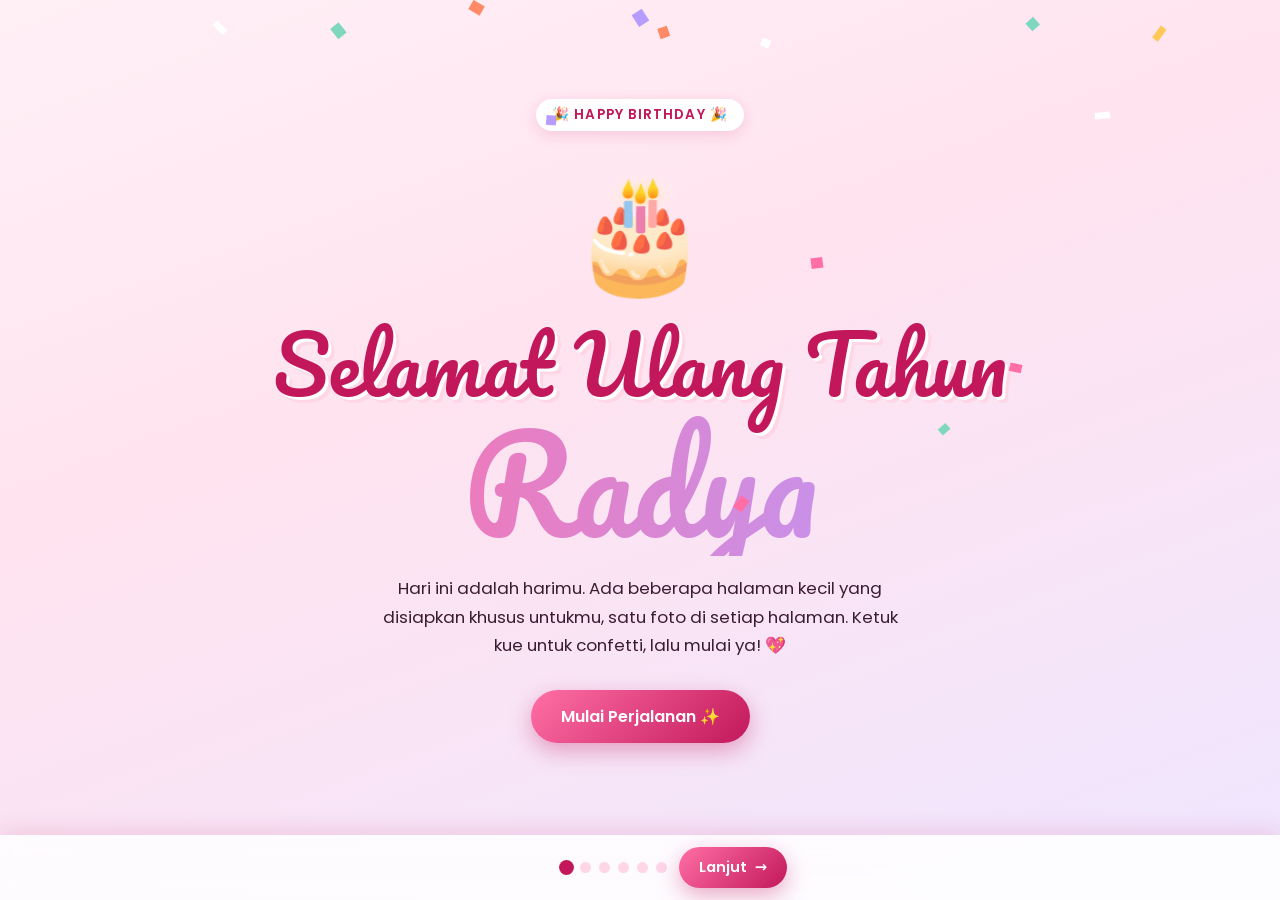
<file: index.html>
<!DOCTYPE html>
<html lang="id">
<head>
<meta charset="UTF-8">
<meta name="viewport" content="width=device-width, initial-scale=1">
<title>Selamat Ulang Tahun, Radya! 🎂</title>
<link rel="preconnect" href="https://fonts.googleapis.com">
<link href="https://fonts.googleapis.com/css2?family=Pacifico&family=Poppins:wght@400;600;700&display=swap" rel="stylesheet">
<link rel="stylesheet" href="style.css">
</head>
<body data-celebrate="true">
<main class="page hero">
  <span class="badge">🎉 HAPPY BIRTHDAY 🎉</span>
  <div class="cake" data-confetti title="Ketuk aku!">🎂</div>
  <h1>Selamat Ulang Tahun<span class="name">Radya</span></h1>
  <p class="sub">Hari ini adalah harimu. Ada beberapa halaman kecil yang disiapkan khusus untukmu, satu foto di setiap halaman. Ketuk kue untuk confetti, lalu mulai ya! 💖</p>
  <a class="btn" href="foto1.html" data-confetti>Mulai Perjalanan ✨</a>
</main>
<nav class="nav"><span style="width:56px"></span><div class="dots"><a href="index.html" class="on" aria-label="Halaman 1"></a><a href="foto1.html" class="" aria-label="Halaman 2"></a><a href="foto2.html" class="" aria-label="Halaman 3"></a><a href="foto3.html" class="" aria-label="Halaman 4"></a><a href="foto4.html" class="" aria-label="Halaman 5"></a><a href="final.html" class="" aria-label="Halaman 6"></a></div><a class="btn" href="foto1.html"><span class="txt">Lanjut </span>→</a></nav>
<script src="script.js"></script>
</body>
</html>
</file>
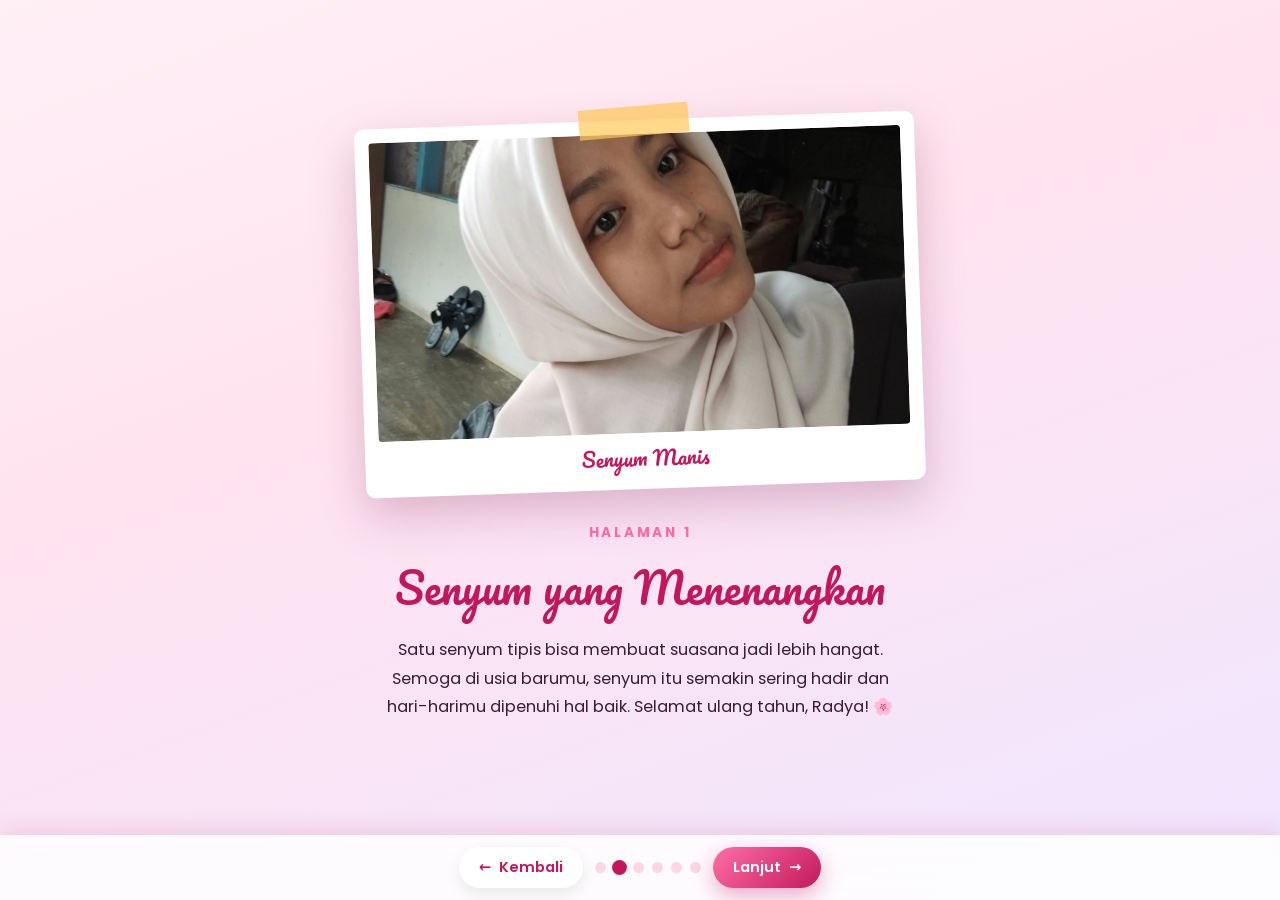
<file: foto1.html>
<!DOCTYPE html>
<html lang="id">
<head>
<meta charset="UTF-8">
<meta name="viewport" content="width=device-width, initial-scale=1">
<title>Senyum yang Menenangkan · Untuk Radya</title>
<link rel="preconnect" href="https://fonts.googleapis.com">
<link href="https://fonts.googleapis.com/css2?family=Pacifico&family=Poppins:wght@400;600;700&display=swap" rel="stylesheet">
<link rel="stylesheet" href="style.css">
</head>
<body>
<main class="page">
  <figure class="frame " data-confetti>
    <span class="tape"></span>
    <img src="[data-uri]" alt="Foto Radya - Senyum Manis">
    <figcaption>Senyum Manis</figcaption>
  </figure>
  <section class="chapter">
    <div class="num">HALAMAN 1</div>
    <h2>Senyum yang Menenangkan</h2>
    <p>Satu senyum tipis bisa membuat suasana jadi lebih hangat. Semoga di usia barumu, senyum itu semakin sering hadir dan hari-harimu dipenuhi hal baik. Selamat ulang tahun, Radya! 🌸</p>
  </section>
</main>
<nav class="nav"><a class="btn ghost" href="index.html">←<span class="txt"> Kembali</span></a><div class="dots"><a href="index.html" class="" aria-label="Halaman 1"></a><a href="foto1.html" class="on" aria-label="Halaman 2"></a><a href="foto2.html" class="" aria-label="Halaman 3"></a><a href="foto3.html" class="" aria-label="Halaman 4"></a><a href="foto4.html" class="" aria-label="Halaman 5"></a><a href="final.html" class="" aria-label="Halaman 6"></a></div><a class="btn" href="foto2.html"><span class="txt">Lanjut </span>→</a></nav>
<script src="script.js"></script>
</body>
</html>
</file>
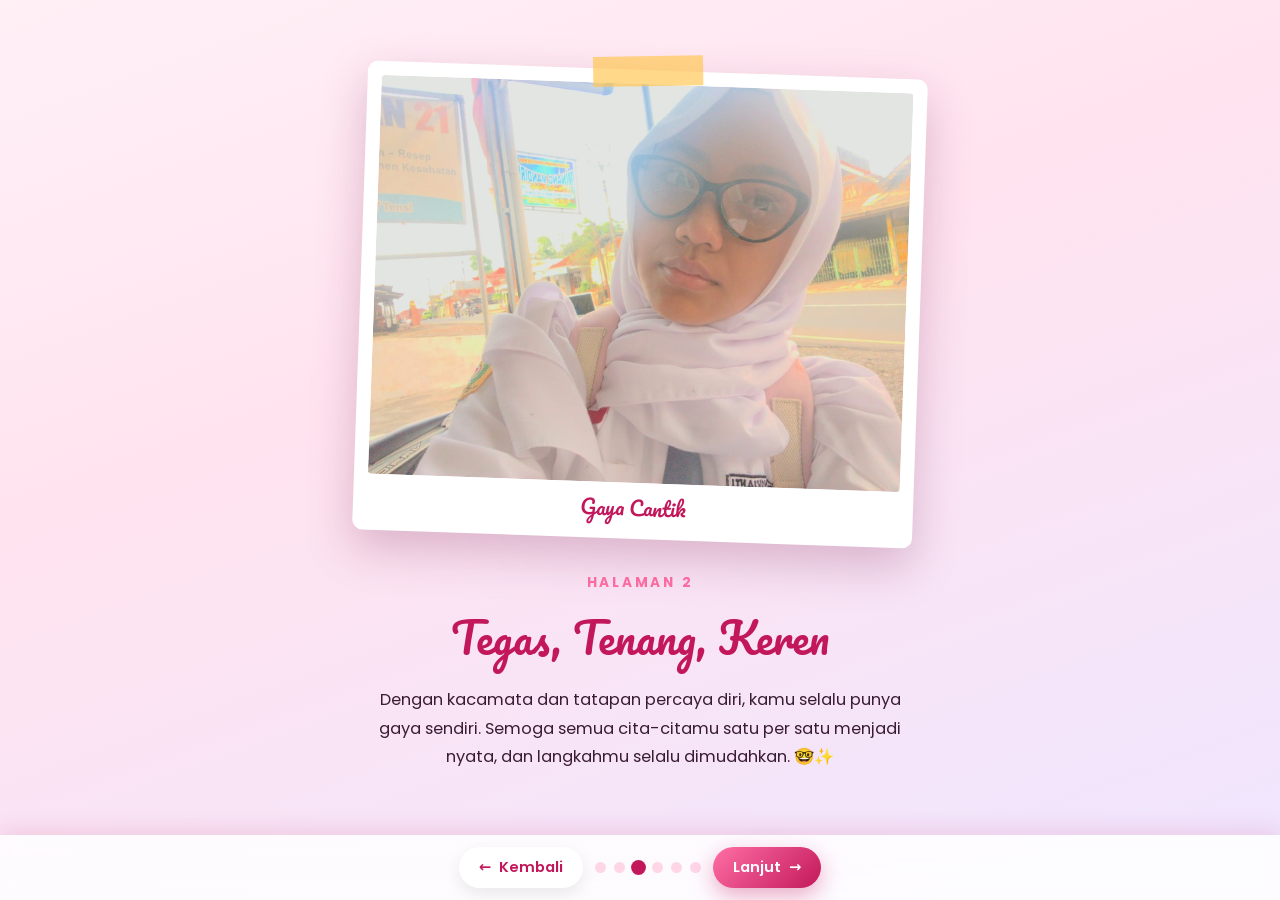
<file: foto2.html>
<!DOCTYPE html>
<html lang="id">
<head>
<meta charset="UTF-8">
<meta name="viewport" content="width=device-width, initial-scale=1">
<title>Tegas, Tenang, Keren · Untuk Radya</title>
<link rel="preconnect" href="https://fonts.googleapis.com">
<link href="https://fonts.googleapis.com/css2?family=Pacifico&family=Poppins:wght@400;600;700&display=swap" rel="stylesheet">
<link rel="stylesheet" href="style.css">
</head>
<body>
<main class="page">
  <figure class="frame alt" data-confetti>
    <span class="tape"></span>
    <img src="[data-uri]" alt="Foto Radya - Gaya Cantik">
    <figcaption>Gaya Cantik</figcaption>
  </figure>
  <section class="chapter">
    <div class="num">HALAMAN 2</div>
    <h2>Tegas, Tenang, Keren</h2>
    <p>Dengan kacamata dan tatapan percaya diri, kamu selalu punya gaya sendiri. Semoga semua cita-citamu satu per satu menjadi nyata, dan langkahmu selalu dimudahkan. 🤓✨</p>
  </section>
</main>
<nav class="nav"><a class="btn ghost" href="foto1.html">←<span class="txt"> Kembali</span></a><div class="dots"><a href="index.html" class="" aria-label="Halaman 1"></a><a href="foto1.html" class="" aria-label="Halaman 2"></a><a href="foto2.html" class="on" aria-label="Halaman 3"></a><a href="foto3.html" class="" aria-label="Halaman 4"></a><a href="foto4.html" class="" aria-label="Halaman 5"></a><a href="final.html" class="" aria-label="Halaman 6"></a></div><a class="btn" href="foto3.html"><span class="txt">Lanjut </span>→</a></nav>
<script src="script.js"></script>
</body>
</html>
</file>
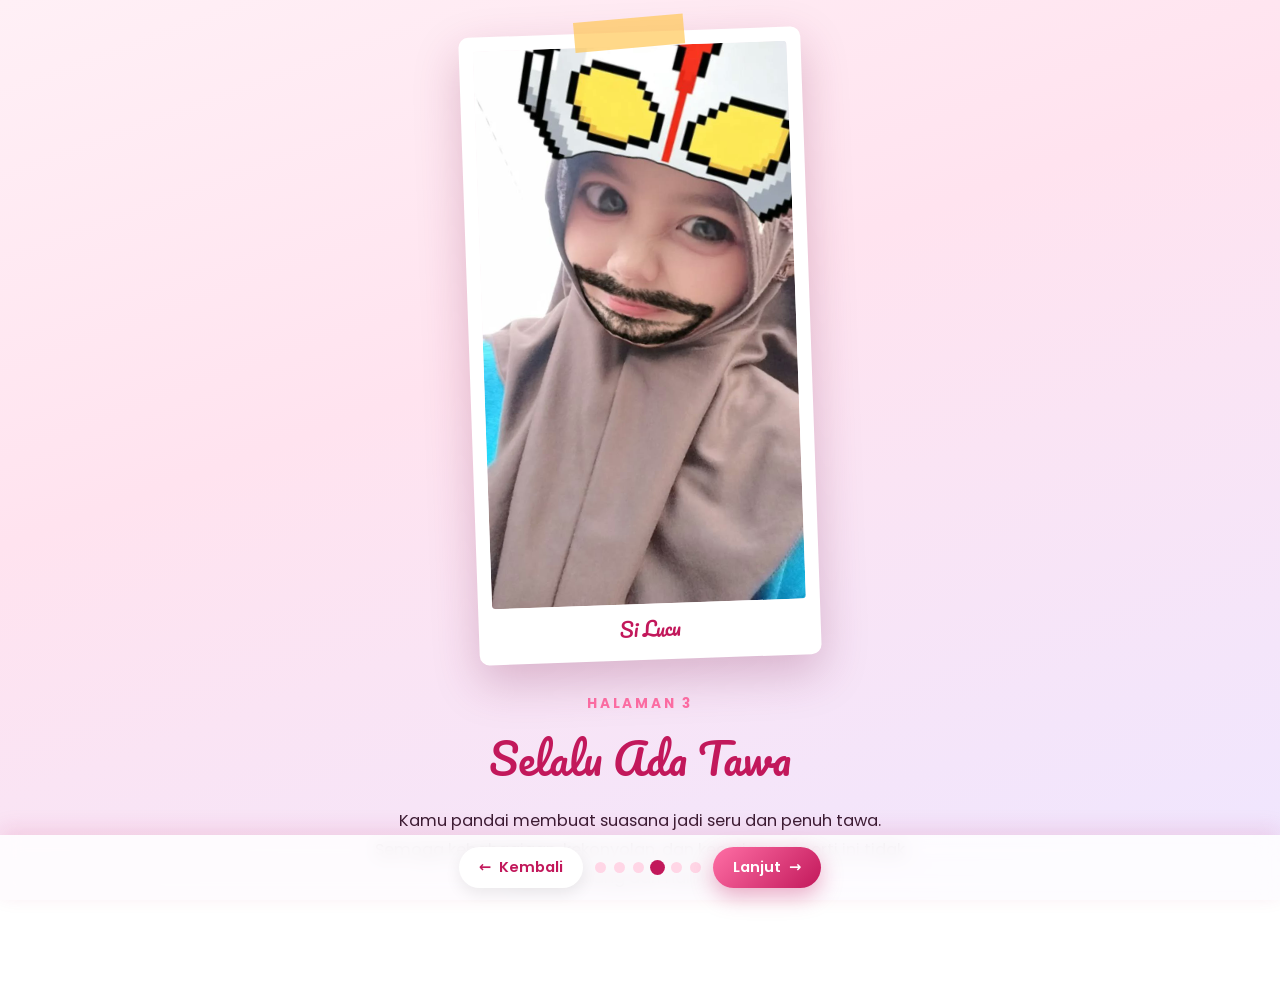
<file: foto3.html>
<!DOCTYPE html>
<html lang="id">
<head>
<meta charset="UTF-8">
<meta name="viewport" content="width=device-width, initial-scale=1">
<title>Selalu Ada Tawa · Untuk Radya</title>
<link rel="preconnect" href="https://fonts.googleapis.com">
<link href="https://fonts.googleapis.com/css2?family=Pacifico&family=Poppins:wght@400;600;700&display=swap" rel="stylesheet">
<link rel="stylesheet" href="style.css">
</head>
<body>
<main class="page">
  <figure class="frame portrait" data-confetti>
    <span class="tape"></span>
    <img src="[data-uri]" alt="Foto Radya - Si Lucu">
    <figcaption>Si Lucu</figcaption>
  </figure>
  <section class="chapter">
    <div class="num">HALAMAN 3</div>
    <h2>Selalu Ada Tawa</h2>
    <p>Kamu pandai membuat suasana jadi seru dan penuh tawa. Semoga kebahagiaan, kekonyolan, dan keceriaan seperti ini tidak pernah hilang dari harimu. 😆🎈</p>
  </section>
</main>
<nav class="nav"><a class="btn ghost" href="foto2.html">←<span class="txt"> Kembali</span></a><div class="dots"><a href="index.html" class="" aria-label="Halaman 1"></a><a href="foto1.html" class="" aria-label="Halaman 2"></a><a href="foto2.html" class="" aria-label="Halaman 3"></a><a href="foto3.html" class="on" aria-label="Halaman 4"></a><a href="foto4.html" class="" aria-label="Halaman 5"></a><a href="final.html" class="" aria-label="Halaman 6"></a></div><a class="btn" href="foto4.html"><span class="txt">Lanjut </span>→</a></nav>
<script src="script.js"></script>
</body>
</html>
</file>
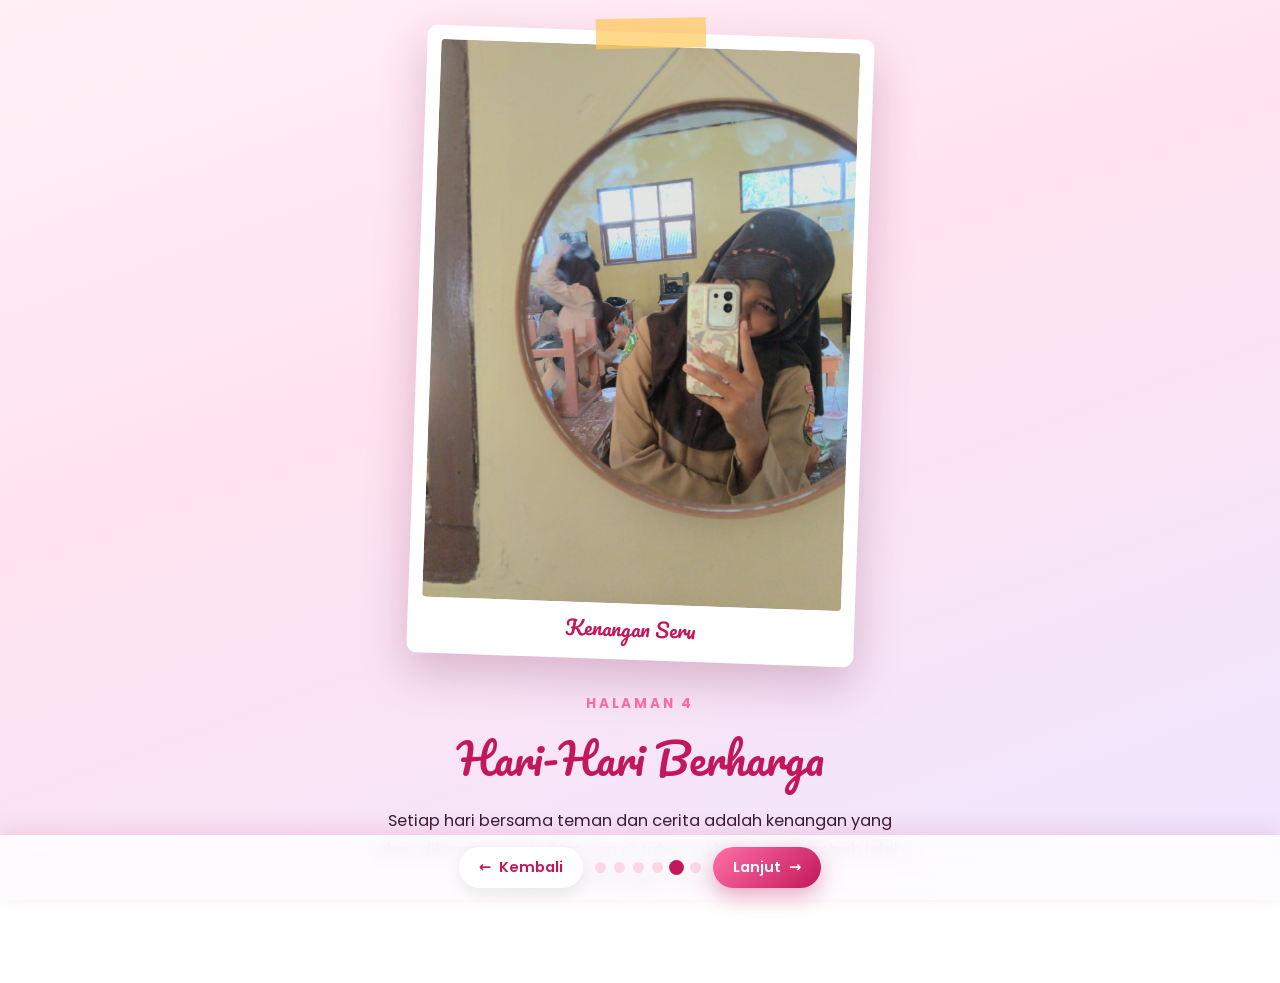
<file: foto4.html>
<!DOCTYPE html>
<html lang="id">
<head>
<meta charset="UTF-8">
<meta name="viewport" content="width=device-width, initial-scale=1">
<title>Hari-Hari Berharga · Untuk Radya</title>
<link rel="preconnect" href="https://fonts.googleapis.com">
<link href="https://fonts.googleapis.com/css2?family=Pacifico&family=Poppins:wght@400;600;700&display=swap" rel="stylesheet">
<link rel="stylesheet" href="style.css">
</head>
<body>
<main class="page">
  <figure class="frame portrait alt" data-confetti>
    <span class="tape"></span>
    <img src="[data-uri]" alt="Foto Radya - Kenangan Seru">
    <figcaption>Kenangan Seru</figcaption>
  </figure>
  <section class="chapter">
    <div class="num">HALAMAN 4</div>
    <h2>Hari-Hari Berharga</h2>
    <p>Setiap hari bersama teman dan cerita adalah kenangan yang akan dikenang nanti. Semoga di tahun ini kamu menambah lebih banyak kenangan indah. 📸💕</p>
  </section>
</main>
<nav class="nav"><a class="btn ghost" href="foto3.html">←<span class="txt"> Kembali</span></a><div class="dots"><a href="index.html" class="" aria-label="Halaman 1"></a><a href="foto1.html" class="" aria-label="Halaman 2"></a><a href="foto2.html" class="" aria-label="Halaman 3"></a><a href="foto3.html" class="" aria-label="Halaman 4"></a><a href="foto4.html" class="on" aria-label="Halaman 5"></a><a href="final.html" class="" aria-label="Halaman 6"></a></div><a class="btn" href="final.html"><span class="txt">Lanjut </span>→</a></nav>
<script src="script.js"></script>
</body>
</html>
</file>
<file: style.css>
:root {
  --pink: #ff6fa5;
  --pink-soft: #ffd6e6;
  --rose: #c2185b;
  --gold: #ffc857;
  --lilac: #b69cff;
  --cream: #fff8f2;
  --ink: #3a1d33;
}

* { box-sizing: border-box; margin: 0; padding: 0; }

html { scroll-behavior: smooth; }

body {
  font-family: 'Poppins', 'Segoe UI', system-ui, sans-serif;
  color: var(--ink);
  min-height: 100vh;
  background: linear-gradient(160deg, #fff0f6 0%, #ffe3ef 40%, #efe6ff 100%);
  background-attachment: fixed;
  overflow-x: hidden;
}

h1, h2, h3, .script { font-family: 'Pacifico', 'Brush Script MT', cursive; font-weight: 400; }

/* ---------- floating decorations ---------- */
.floaties { position: fixed; inset: 0; pointer-events: none; z-index: 0; overflow: hidden; }
.floaties span {
  position: absolute; bottom: -60px; font-size: 26px; opacity: .55;
  animation: floatUp linear infinite;
}
@keyframes floatUp {
  0%   { transform: translateY(0) rotate(0deg); opacity: 0; }
  10%  { opacity: .6; }
  100% { transform: translateY(-115vh) rotate(360deg); opacity: 0; }
}

canvas#confetti { position: fixed; inset: 0; pointer-events: none; z-index: 50; }

/* ---------- layout ---------- */
.page {
  position: relative; z-index: 1;
  min-height: 100vh;
  display: flex; flex-direction: column; align-items: center; justify-content: center;
  padding: 32px 18px 90px;
  text-align: center;
}

.badge {
  display: inline-block; padding: 6px 16px; border-radius: 999px;
  background: #fff; color: var(--rose); font-size: .85rem; font-weight: 600;
  letter-spacing: .08em; box-shadow: 0 4px 14px rgba(194,24,91,.15);
  margin-bottom: 18px;
}

/* ---------- landing ---------- */
.hero h1 {
  font-size: clamp(2.4rem, 9vw, 5rem);
  color: var(--rose);
  line-height: 1.15;
  text-shadow: 3px 3px 0 #fff, 6px 6px 0 var(--pink-soft);
}
.hero .name {
  display: block;
  font-size: clamp(3.4rem, 15vw, 8rem);
  background: linear-gradient(90deg, var(--pink), var(--lilac), var(--gold));
  -webkit-background-clip: text; background-clip: text; color: transparent;
  text-shadow: none;
  animation: shine 4s linear infinite; background-size: 200% auto;
}
@keyframes shine { to { background-position: 200% center; } }

.hero p.sub { margin: 18px auto 30px; max-width: 520px; font-size: 1.05rem; line-height: 1.7; }

.cake { font-size: clamp(4rem, 14vw, 7rem); display: inline-block; animation: bounce 2s ease-in-out infinite; cursor: pointer; user-select: none; }
@keyframes bounce { 0%,100% { transform: translateY(0) } 50% { transform: translateY(-14px) } }

.btn {
  display: inline-flex; align-items: center; gap: 8px;
  padding: 14px 30px; border: none; border-radius: 999px; cursor: pointer;
  font-family: inherit; font-size: 1rem; font-weight: 600; text-decoration: none;
  color: #fff; background: linear-gradient(135deg, var(--pink), var(--rose));
  box-shadow: 0 8px 22px rgba(194,24,91,.35);
  transition: transform .2s, box-shadow .2s;
}
.btn:hover { transform: translateY(-3px) scale(1.03); box-shadow: 0 12px 28px rgba(194,24,91,.45); }
.btn.ghost { background: #fff; color: var(--rose); box-shadow: 0 6px 16px rgba(0,0,0,.08); }

/* ---------- photo pages ---------- */
.frame {
  position: relative; background: #fff; padding: 14px 14px 56px; border-radius: 10px;
  box-shadow: 0 18px 45px rgba(122,30,80,.25);
  transform: rotate(-2deg); transition: transform .4s;
  max-width: min(92vw, 560px);
}
.frame:nth-child(even), .frame.alt { transform: rotate(2deg); }
.frame:hover { transform: rotate(0) scale(1.02); }
.frame img { display: block; width: 100%; max-height: 62vh; object-fit: cover; border-radius: 4px; }
.frame.portrait img { object-fit: contain; background: #fdf0f6; }
.frame .tape {
  position: absolute; top: -14px; left: 50%; width: 110px; height: 30px; margin-left: -55px;
  background: rgba(255,200,87,.7); transform: rotate(-3deg);
}
.frame figcaption {
  position: absolute; bottom: 14px; left: 0; right: 0;
  font-family: 'Pacifico', cursive; color: var(--rose); font-size: 1.25rem;
}

.chapter { margin-top: 34px; max-width: 540px; }
.chapter .num { color: var(--pink); font-weight: 700; letter-spacing: .2em; font-size: .85rem; }
.chapter h2 { font-size: clamp(1.8rem, 6vw, 2.6rem); color: var(--rose); margin: 8px 0 12px; }
.chapter p { line-height: 1.75; font-size: 1.02rem; }

/* ---------- nav ---------- */
.nav {
  position: fixed; bottom: 0; left: 0; right: 0; z-index: 20;
  display: flex; justify-content: center; align-items: center; gap: 12px;
  padding: 12px 14px calc(12px + env(safe-area-inset-bottom));
  background: rgba(255,255,255,.85); backdrop-filter: blur(10px);
  box-shadow: 0 -6px 20px rgba(194,24,91,.12);
}
.dots { display: flex; gap: 8px; }
.dots a { width: 11px; height: 11px; border-radius: 50%; background: var(--pink-soft); transition: .2s; }
.dots a.on { background: var(--rose); transform: scale(1.35); }
.nav .btn { padding: 10px 20px; font-size: .92rem; }

/* ---------- final page ---------- */
.final-title { font-size: clamp(2rem, 8vw, 4rem); color: var(--rose); margin-bottom: 6px; }
.collage {
  display: grid; gap: 18px; margin: 30px auto; width: min(94vw, 980px);
  grid-template-columns: repeat(auto-fit, minmax(210px, 1fr));
  align-items: center;
}
.collage .frame { padding: 10px 10px 44px; max-width: none; width: 100%; }
.collage .frame img { max-height: 340px; }
.collage .frame figcaption { font-size: 1rem; bottom: 10px; }
.collage .frame:nth-child(1) { transform: rotate(-3deg); }
.collage .frame:nth-child(2) { transform: rotate(2deg); }
.collage .frame:nth-child(3) { transform: rotate(-1.5deg); }
.collage .frame:nth-child(4) { transform: rotate(3deg); }
.collage .frame:hover { transform: rotate(0) scale(1.05); z-index: 3; }

.wish {
  max-width: 640px; margin: 10px auto 26px; padding: 28px 26px; border-radius: 22px;
  background: rgba(255,255,255,.85); box-shadow: 0 14px 36px rgba(194,24,91,.18);
  line-height: 1.85; font-size: 1.05rem;
}
.wish strong { color: var(--rose); }
.signature { font-family: 'Pacifico', cursive; color: var(--rose); font-size: 1.4rem; margin-top: 10px; display: block; }

.row { display: flex; flex-wrap: wrap; gap: 12px; justify-content: center; }

@media (max-width: 520px) {
  .nav .btn span.txt { display: none; }
}

@media (prefers-reduced-motion: reduce) {
  * { animation: none !important; transition: none !important; }
}
</file>
